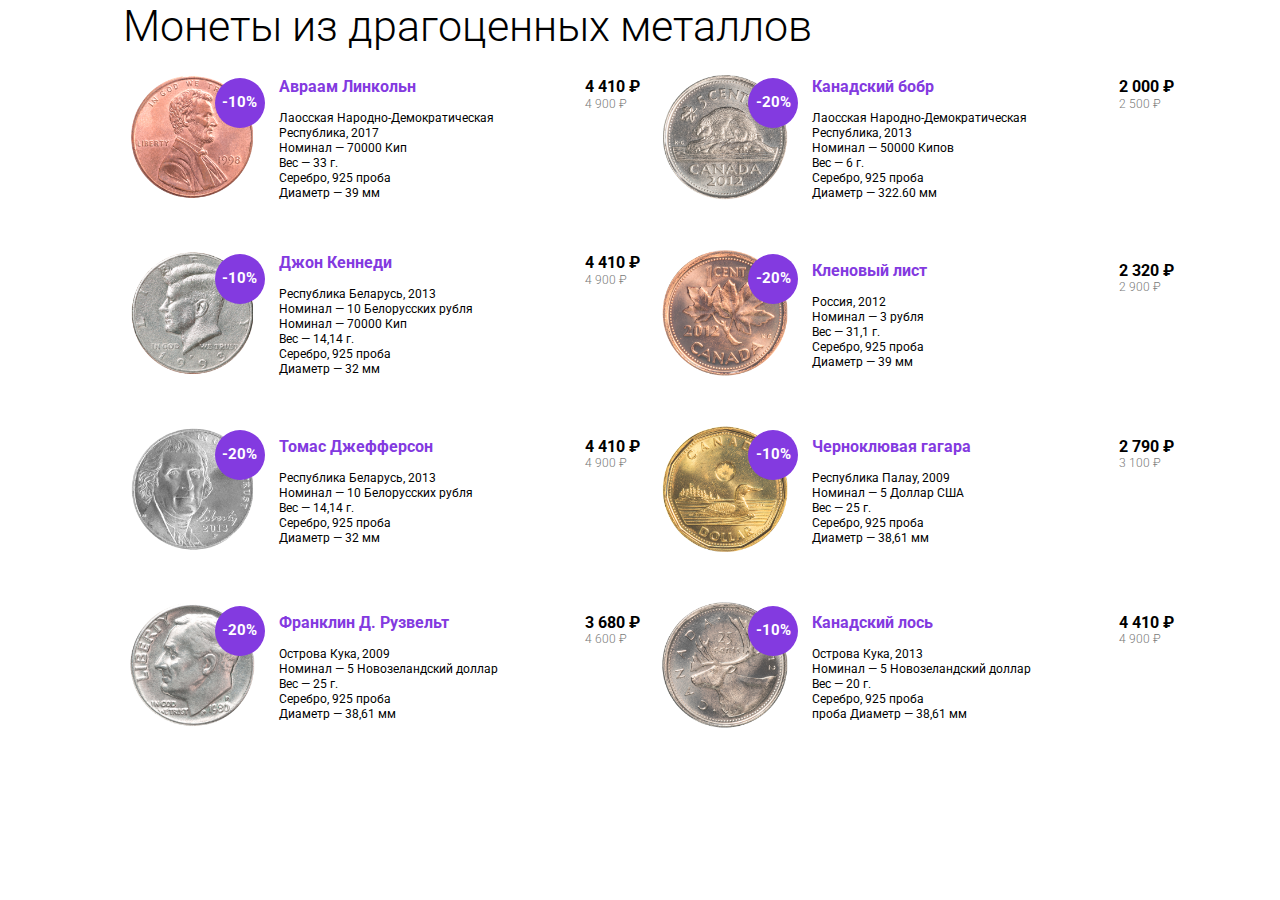
<file: index.html>
<!DOCTYPE html>
<html>
    <head>
        <title>Coins</title>
        <link rel="stylesheet" type="text/css" href="style.css">
        <link href="https://fonts.googleapis.com/css?family=Roboto&display=swap" rel="stylesheet"> 
    </head>
    <body>
        <div class="container">
            <div class="header">
                <h1> Монеты из драгоценных металлов</h1>
            </div>
            <div class="main-container">
               <div class=" box">
                   <div class="img-coin" >
                       <img src="image/Linkol.png" alt="Linkol-coin"/>
                       <div class="ellipse"><p>-10%</p></div>
                   </div>
                   <div class="info-coin-main-box">
                        <div class="info-coin">
                            <a href="linkol.html">Авраам Линкольн</a>
                            <p>Лаосская Народно-Демократическая</p>
                            <p>Республика, 2017</p>
                            <p>Номинал — 70000 Кип</p>
                            <p>Вес — 33 г.</p>
                            <p>Серебро, 925 проба</p>
                            <p>Диаметр — 39 мм</p>
                       
                        </div>
                    <div class="cost-coin">
                            <p> 4 410 ₽</p>
                            <p>4 900 ₽ </p>
                        </div>
                   </div>
               </div>
 
               <div class=" box">
                    <div class="img-coin" >
                        <img src="image/Bobr.png" alt="Bobr-coin"/>
                        <div class="ellipse"><p>-20%</p></div>
                     </div>
                    <div class="info-coin-main-box">
                        <div class="info-coin">
                            <a href="bobr.html">Канадский бобр</a>
                            <p>Лаосская Народно-Демократическая</p>
                            <p>Республика, 2013</p>
                            <p>Номинал — 50000 Кипов</p>
                            <p>Вес — 6 г.</p>
                            <p>Серебро, 925 проба</p>
                            <p>Диаметр — 322.60 мм</p>
                        </div>
                        <div class="cost-coin">
                            <p>  2 000 ₽</p>
                            <p>2 500 ₽ </p>
                        </div>
                    </div>         
               </div>


               <div class=" box">
                    <div class="img-coin" >
                        <img src="image/Kennedi.png" alt="Kennedi-coin"/>
                        <div class="ellipse"><p>-10%</p></div>
                    </div>
                    <div class="info-coin-main-box">
                        <div class="info-coin">
                            <a href="kennedi.html">Джон Кеннеди</a>
                            <p>Республика Беларусь, 2013</p>
                            <p>Номинал — 10 Белорусских рубля</p>
                            <p>Номинал — 70000 Кип</p>
                            <p>Вес — 14,14 г.</p>
                            <p>Серебро, 925 проба</p>
                            <p>Диаметр — 32 мм </p>
                        </div>
                        <div class="cost-coin">
                            <p> 4 410 ₽</p>
                            <p>4 900 ₽ </p>
                        </div>
                    </div>
                
                </div>

                <div class="box">
                    <div class="img-coin" >
                        <img src="image/Klen.png" alt="Klen-coin"/>
                        <div class="ellipse"><p>-20%</p></div>
                    </div>
                    <div class="info-coin-main-box">
                        <div class="info-coin">
                            <a href="klen.html">Кленовый лист</a>
                            <p>Россия, 2012</p>
                            <p>Номинал — 3 рубля</p>
                            <p>Вес — 31,1 г.</p>
                            <p>Серебро, 925 проба</p>
                            <p>Диаметр — 39 мм</p>
                        </div>
                        <div class="cost-coin">
                            <p>  2 320 ₽</p>
                            <p>2 900 ₽ </p>
                        </div>
                    </div>    
                </div>

                <div class=" box">
                    <div class="img-coin" >
                        <img src="image/Jefferson.png" alt="Jefferson-coin"/>
                        <div class="ellipse"><p>-20%</p></div>
                    </div>
                    <div class="info-coin-main-box">
                        <div class="info-coin">
                            <a href="jefferson.html"> Томас Джефферсон</a>
                            <p>Республика Беларусь, 2013</p>
                            <p>Номинал — 10 Белорусских рубля</p>
                            <p>Вес — 14,14 г.</p>
                            <p>Серебро, 925 проба</p>
                            <p>Диаметр — 32 мм</p> 
                         </div>
                        <div class="cost-coin">
                            <p> 4 410 ₽</p>
                            <p>4 900 ₽ </p>
                        </div>
                    </div>  
                </div>

                <div class="box">
                    <div class="img-coin" >
                        <img src="image/Gagara.png" alt="linkol-coin"/>
                        <div class="ellipse"><p>-10%</p></div>
                    </div>
                    <div class="info-coin-main-box">
                        <div class="info-coin">
                            <a href="gagara.html">Черноклювая гагара</a>
                            <p>Республика Палау, 2009</p>
                            <p>Номинал — 5 Доллар США</p>
                            <p>Вес — 25 г.</p>
                            <p>Серебро, 925 проба</p>
                            <p>Диаметр — 38,61 мм </p>
                            
                        </div>
                        <div class="cost-coin">
                            <p> 2 790 ₽</p>
                            <p>3 100 ₽ </p>
                        </div>
                    </div>
                 </div>

                <div class=" box">
                    <div class="img-coin" >
                        <img src="image/Ruzvelt.png" alt="Ruzvelt-coin"/>
                        <div class="ellipse"><p>-20%</p></div>
                    </div>
                    <div class="info-coin-main-box">
                        <div class="info-coin">
                            <a href="ruzvelt.html">Франклин Д. Рузвельт</a>
                            <p>Острова Кука, 2009</p>
                            <p>Номинал — 5 Новозеландский доллар</p>
                            <p>Вес — 25 г.</p>
                            <p>Серебро, 925 проба</p>
                            <p>Диаметр — 38,61 мм</p>     
                        </div>
                        <div class="cost-coin">
                            <p> 3 680 ₽</p>
                            <p>4 600 ₽ </p>
                        </div>
                    </div>
                </div>

                <div class="box">
                    <div class="img-coin" >
                        <img src="image/Los.png" alt="Los-coin"/>
                        <div class="ellipse"><p>-10%</p></div>
                    </div>
                    <div class="info-coin-main-box">
                        <div class="info-coin">
                            <a href="los.html">Канадский лось</a>
                            <p>Острова Кука, 2013</p>
                            <p>Номинал — 5 Новозеландский доллар </p>
                            <p>Вес — 20 г.</p>
                            <p>Серебро, 925 проба</p>
                            <p>проба Диаметр — 38,61 мм</p>    
                        </div>
                        <div class="cost-coin">
                            <p> 4 410 ₽</p>
                            <p>4 900 ₽ </p>
                        </div>
                    </div>
                </div>
            </div>
        </div>
    </body>
</html>
</file>
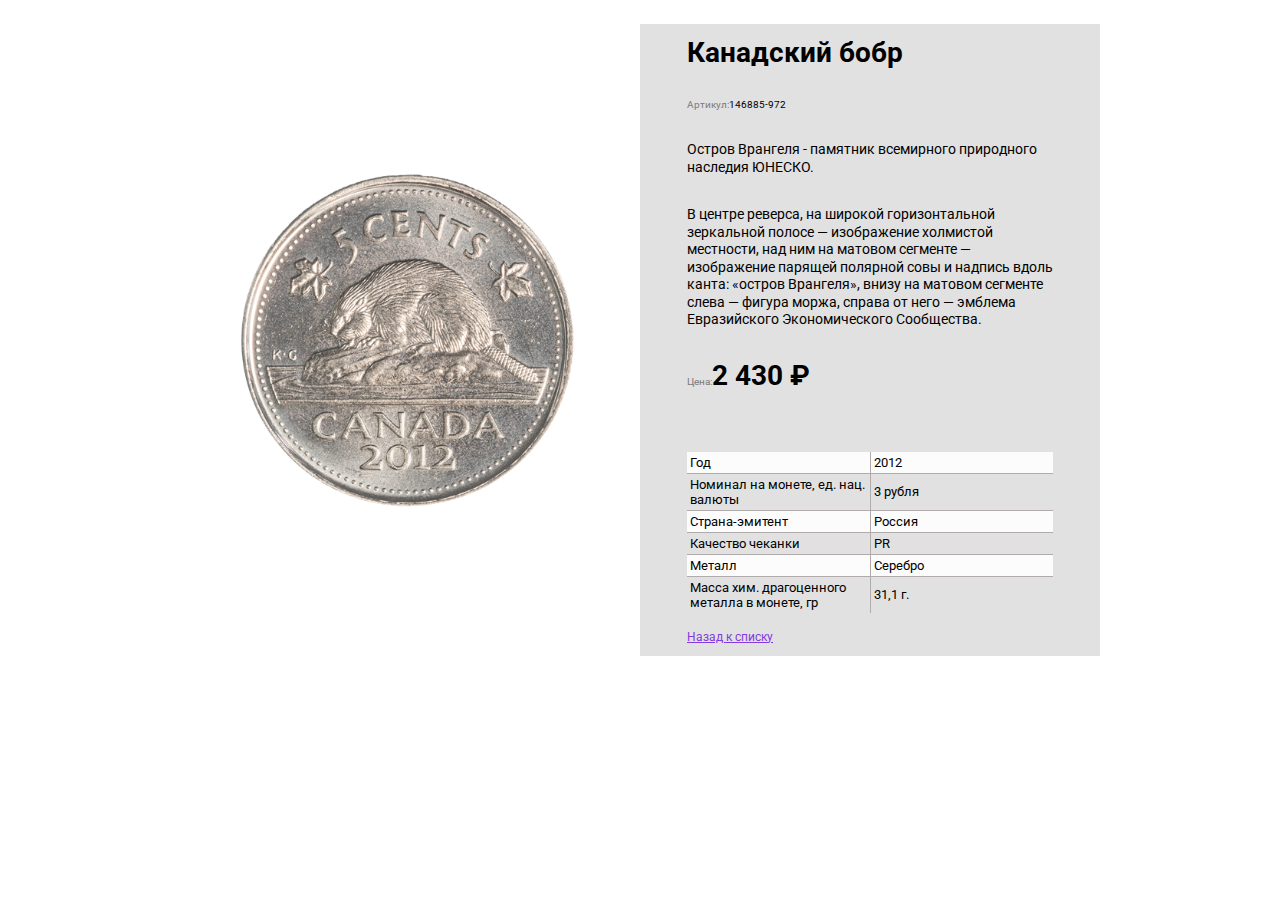
<file: bobr.html>
<!DOCTYPE html>
<html>
    <head>
        <title>Coins</title>
        <link rel="stylesheet" type="text/css" href="style.css">
        <link href="https://fonts.googleapis.com/css?family=Roboto&display=swap" rel="stylesheet"> 
    </head>
    <body>
        <div class="container-page2">
            <div class="box-coin box-size">
                <div class="box-image">
                    <img src="image/Bobr.png" alt="coin-avers"/>
                    <img src="image-revers/bobr.png" alt="coin-revers" class="rever-image"/>
                </div>
            </div>
            <div class="box-info box-size">
                <div class="text-info">
                    <h1 class="text-bottom">Канадский бобр</h1>
                    <p class="text-view text-bottom">Артикул:<span class="size">146885-972</span></p>
                    <p class="text-bottom size-text">Остров Врангеля - памятник всемирного природного наследия ЮНЕСКО.</p>
                    <p class="text-bottom size-text">В центре реверса, на широкой горизонтальной зеркальной полосе — изображение холмистой местности, над ним на матовом сегменте — изображение парящей полярной совы и надпись вдоль канта: «остров Врангеля», внизу на матовом сегменте слева — фигура моржа, справа от него — эмблема Евразийского Экономического Сообщества.</p>
                    <p class="text-view text-bottom">Цена:<span class="text-inline text-bottom size-money">2 430  ₽</span></p>
                    
                    <table class="table-text">
                        <tr>
                            <td>Год</td>
                            <td>2012</td>
                        </tr>
                        <tr> 
                            <td>Номинал на монете, ед. нац.<br> валюты</td>
                            <td> 3 рубля</td>   
                        </tr>
                        <tr>
                            <td>Страна-эмитент</td>
                            <td> Россия</td>   
                        </tr>
                        <tr>
                            <td>Качество чеканки</td>
                            <td>PR</td>
                        </tr>
                        <tr> 
                            <td>Металл</td>
                            <td>Серебро </td>
                        </tr>
                        <tr>
                            <td>Масса хим. драгоценного металла в монете, гр</td>
                            <td>31,1 г. </td>  
                        </tr>
                    </table>
                    <a href="index.html">Назад к списку</a>
                </div>  
            </div>
        </div>
    </body>
</html>
</file>
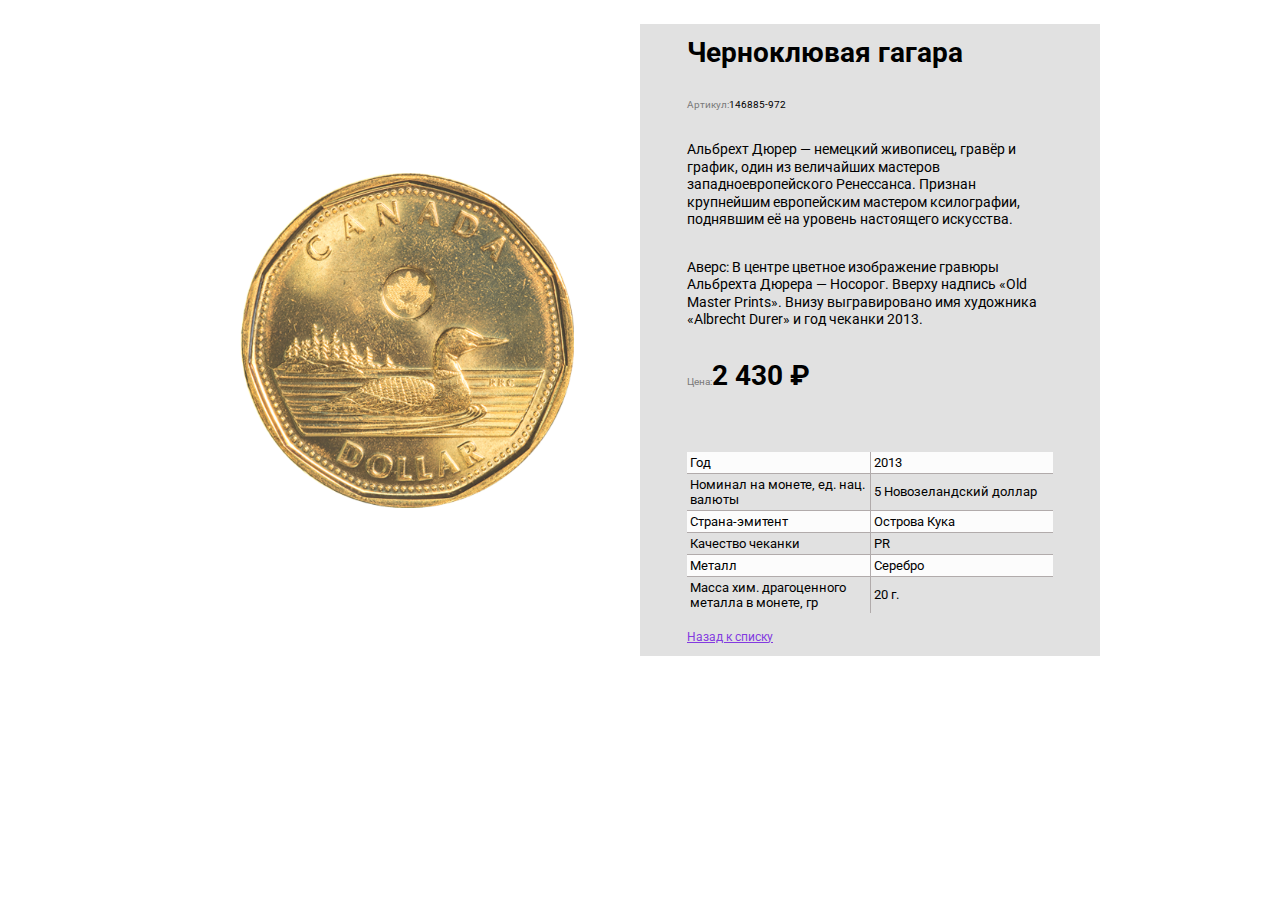
<file: gagara.html>
<!DOCTYPE html>
<html>
    <head>
        <title>Coins</title>
        <link rel="stylesheet" type="text/css" href="style.css">
        <link href="https://fonts.googleapis.com/css?family=Roboto&display=swap" rel="stylesheet"> 
    </head>
    <body>
        <div class="container-page2">
            <div class="box-coin box-size">
                <div class="box-image">
                    <img src="image/Gagara.png" alt="coin-avers"/>
                    <img src="image-revers/gagara.png" alt="coin-revers" class="rever-image"/>
                </div>
            </div>
            <div class="box-info box-size">
                <div class="text-info">
                    <h1 class="text-bottom">Черноклювая гагара</h1>
                    <p class="text-view text-bottom">Артикул:<span class="size">146885-972</span></p>
                    <p class="text-bottom size-text">Альбрехт Дюрер — немецкий живописец, гравёр и график, один из величайших мастеров западноевропейского Ренессанса. Признан крупнейшим европейским мастером ксилографии, поднявшим её на уровень настоящего искусства.</p>
                    <p class="text-bottom size-text">Аверс: В центре цветное изображение гравюры Альбрехта Дюрера — Носорог. Вверху надпись «Old Master Prints». Внизу выгравировано имя художника «Albrecht Durer» и год чеканки 2013.</p>
                    <p class="text-view text-bottom">Цена:<span class="text-inline text-bottom size-money">2 430  ₽</span></p>
                    
                    <table class="table-text">
                        <tr>
                            <td>Год</td>
                            <td>2013</td>   
                        </tr>
                        <tr> 
                            <td>Номинал на монете, ед. нац.<br> валюты</td>
                            <td>5 Новозеландский доллар</td>
                        </tr>
                        <tr>
                            <td>Страна-эмитент</td>
                            <td> Острова Кука</td>  
                        </tr>
                        <tr>
                            <td>Качество чеканки</td>
                            <td>PR</td>
                        </tr>
                        <tr> 
                            <td>Металл</td>
                            <td>Серебро </td>
                        </tr>
                        <tr>
                            <td>Масса хим. драгоценного металла в монете, гр</td>
                            <td>20 г.</td>
                        </tr>
                    </table>
                    <a href="index.html">Назад к списку</a>
                </div> 
            </div>
        </div>
    </body>
</html>
</file>
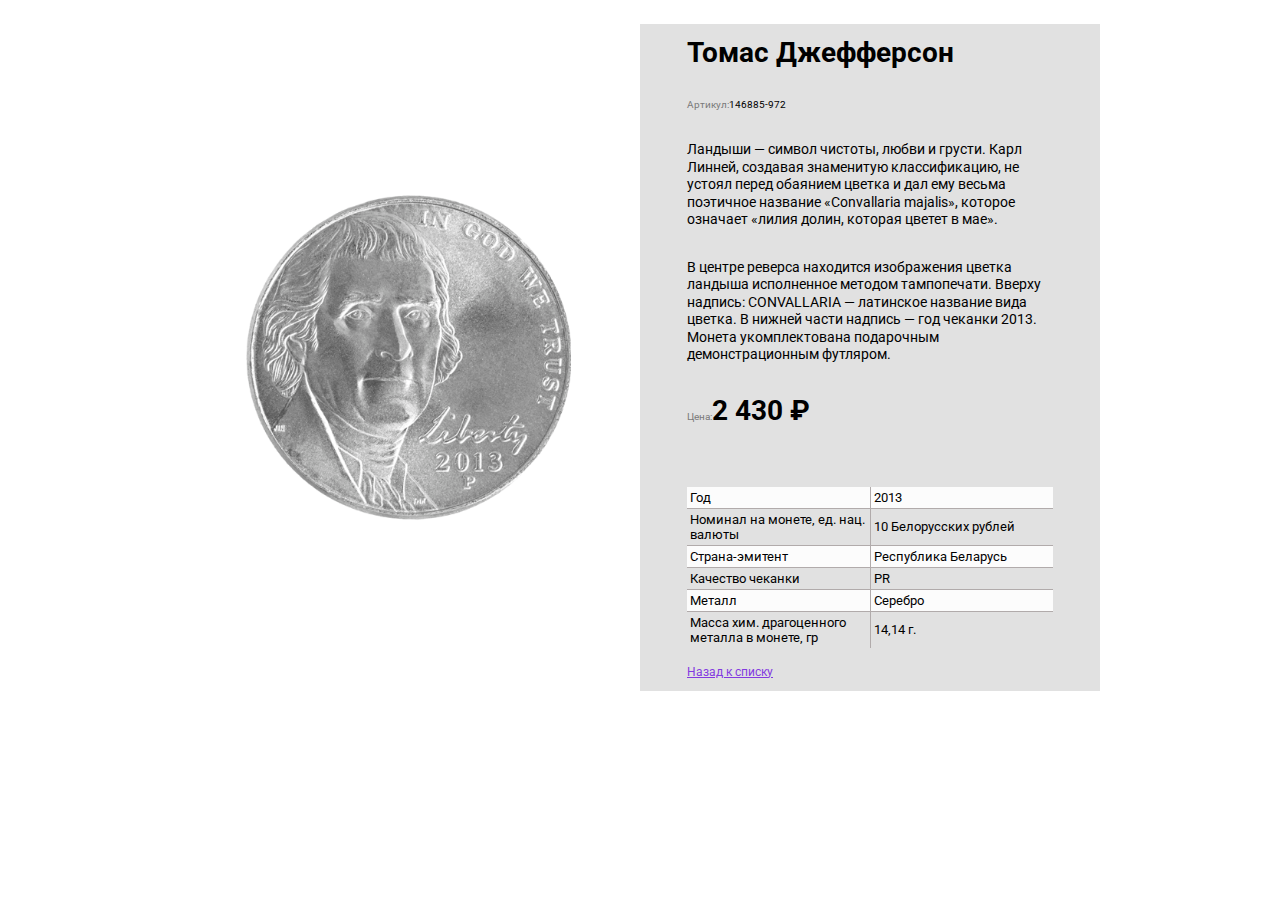
<file: jefferson.html>
<!DOCTYPE html>
<html>
    <head>
        <title>Coins</title>
        <link rel="stylesheet" type="text/css" href="style.css">
        <link href="https://fonts.googleapis.com/css?family=Roboto&display=swap" rel="stylesheet"> 
    </head>
    <body>
        <div class="container-page2">
            <div class="box-coin box-size">
                <div class="box-image">
                    <img src="image/Jefferson.png" alt="coin-avers"/>
                    <img src="image-revers/jefferson.png" alt="coin-revers" class="rever-image"/>
                </div>
            </div>
            <div class="box-info box-size">
                <div class="text-info">
                    <h1 class="text-bottom">Томас Джефферсон</h1>
                    <p class="text-view text-bottom">Артикул:<span class="size">146885-972</span></p>
                    <p class="text-bottom size-text">Ландыши — символ чистоты, любви и грусти. Карл Линней, создавая знаменитую классификацию, не устоял перед обаянием цветка и дал ему весьма поэтичное название «Convallaria majalis», которое означает «лилия долин, которая цветет в мае».</p>
                    <p class="text-bottom size-text">В центре реверса находится изображения цветка ландыша исполненное методом тампопечати. Вверху надпись: CONVALLARIA — латинское название вида цветка. В нижней части надпись — год чеканки 2013. Монета укомплектована подарочным демонстрационным футляром.</p>
                    <p class="text-view text-bottom">Цена:<span class="text-inline text-bottom size-money">2 430  ₽</span></p>
                    
                    <table class="table-text">
                        <tr>
                            <td>Год</td>
                            <td>2013
                            </td>
                        </tr>
                        <tr> 
                            <td>Номинал на монете, ед. нац.<br> валюты</td>
                            <td> 10 Белорусских рублей</td>
                        </tr>
                        <tr>
                            <td>Страна-эмитент</td>
                            <td> Республика Беларусь</td>
                        </tr>
                        <tr>
                            <td>Качество чеканки</td>
                            <td>PR</td>
                        </tr>
                        <tr> 
                            <td>Металл</td>
                            <td>Серебро </td>
                        </tr>
                        <tr>
                            <td>Масса хим. драгоценного металла в монете, гр</td>
                            <td>14,14 г.</td>
                        </tr>
                    </table>
                    <a href="index.html">Назад к списку</a>
                </div> 
            </div>
        </div>
    </body>
</html>
</file>
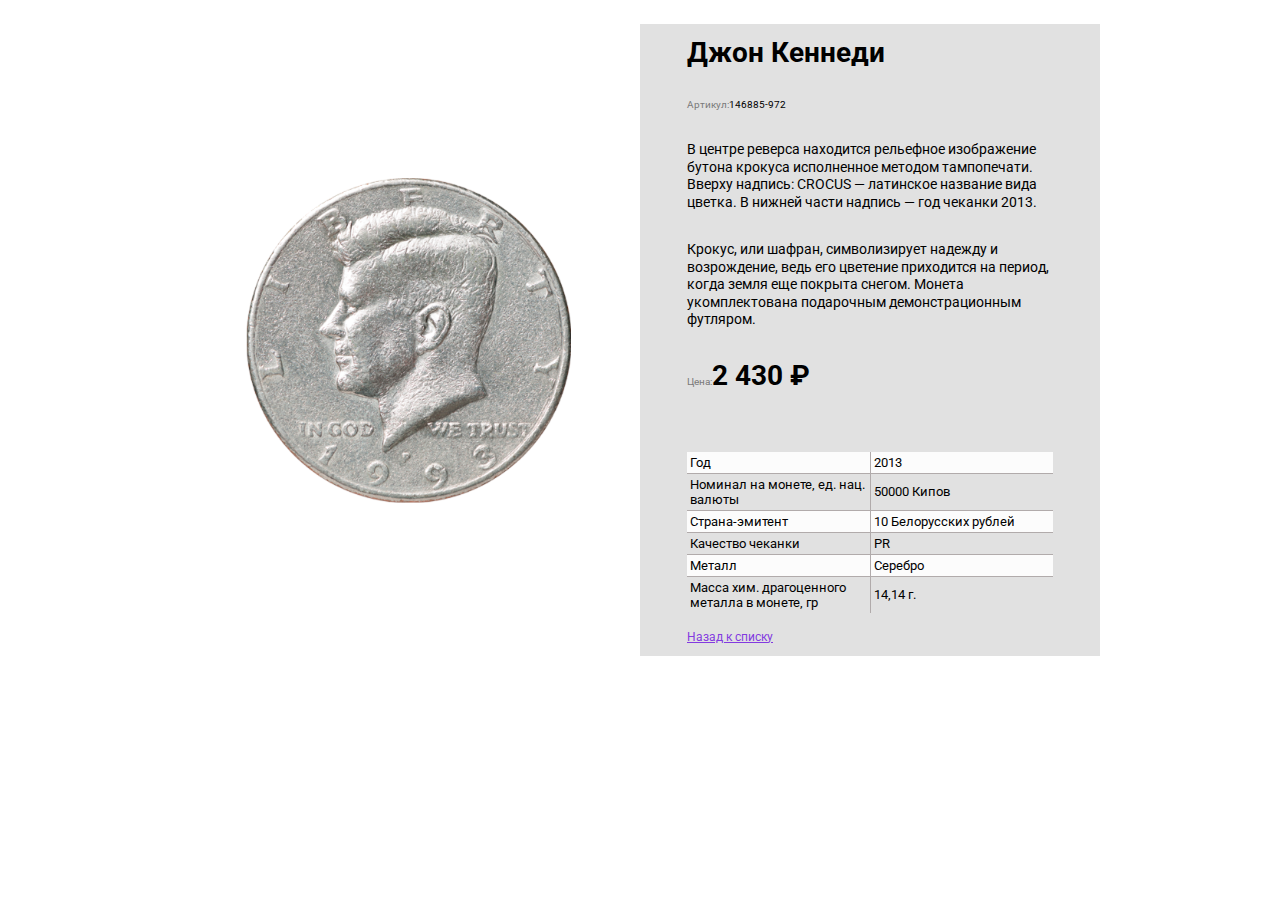
<file: kennedi.html>
<!DOCTYPE html>
<html>
    <head>
        <title>Coins</title>
        <link rel="stylesheet" type="text/css" href="style.css">
        <link href="https://fonts.googleapis.com/css?family=Roboto&display=swap" rel="stylesheet"> 
    </head>
    <body>
        <div class="container-page2">
            <div class="box-coin box-size">
                <div class="box-image">
                    <img src="image/Kennedi.png" alt="coin-avers"/>
                    <img src="image-revers/kennedi.png" alt="coin-revers" class="rever-image"/>
                </div>
            </div>
            <div class="box-info box-size">
                <div class="text-info">
                    <h1 class="text-bottom">Джон Кеннеди</h1>
                    <p class="text-view text-bottom ">Артикул:<span class="size">146885-972</span></p>
                    <p class="text-bottom size-text">В центре реверса находится рельефное изображение бутона крокуса исполненное методом тампопечати. Вверху надпись: CROCUS — латинское название вида цветка. В нижней части надпись — год чеканки 2013.</p>
                    <p class="text-bottom size-text">Крокус, или шафран, символизирует надежду и возрождение, ведь его цветение приходится на период, когда земля еще покрыта снегом. Монета укомплектована подарочным демонстрационным футляром.</p>
                    <p class="text-view text-bottom">Цена:<span class="text-inline text-bottom size-money">2 430  ₽</span></p>
                    
                    <table class="table-text">
                        <tr>
                            <td>Год</td>
                            <td>2013</td>
                        </tr>
                        <tr> 
                            <td>Номинал на монете, ед. нац.<br> валюты</td>
                            <td> 50000 Кипов</td>
                        </tr>
                        <tr>
                            <td>Страна-эмитент</td>
                            <td> 10 Белорусских рублей</td>
                        </tr>
                        <tr>
                            <td>Качество чеканки</td>
                            <td>PR</td>
                        </tr>
                        <tr > 
                            <td>Металл</td>
                            <td>Серебро </td>
                        </tr>
                        <tr>
                            <td>Масса хим. драгоценного металла в монете, гр</td>
                            <td>14,14 г.</td>
                        </tr>
                    </table>
                    <a href="index.html">Назад к списку</a>
                </div>
            </div>
        </div>
    </body>
</html>
</file>
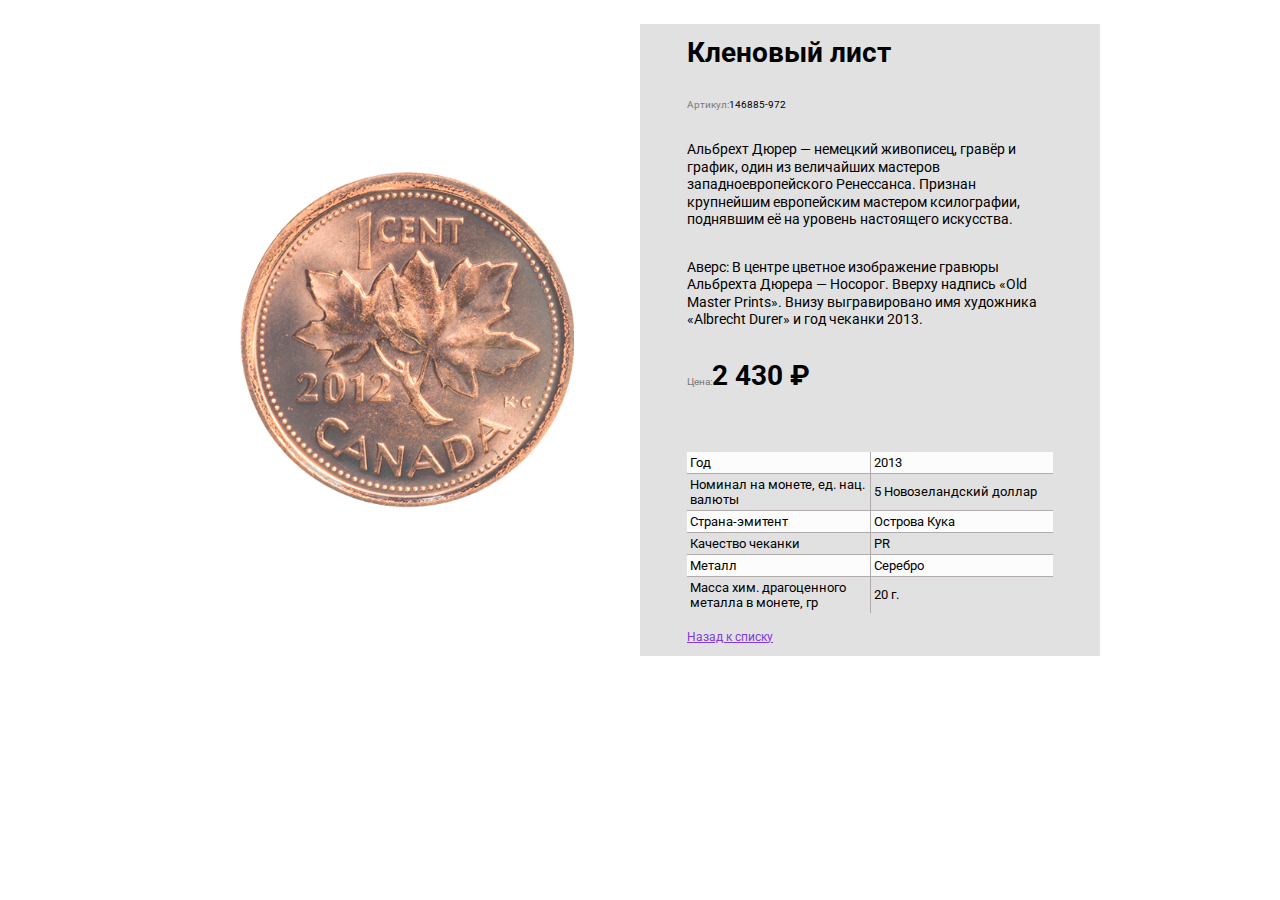
<file: klen.html>
<!DOCTYPE html>
<html>
    <head>
        <title>Coins</title>
        <link rel="stylesheet" type="text/css" href="style.css">
        <link href="https://fonts.googleapis.com/css?family=Roboto&display=swap" rel="stylesheet"> 
    </head>
    <body>
        <div class="container-page2">
            <div class="box-coin box-size">
                <div class="box-image">
                    <img src="image/Klen.png" alt="coin-avers"/>
                    <img src="image-revers/klen.png" alt="coin-revers" class="rever-image"/>
                </div>
            </div>
            <div class="box-info box-size">
                <div class="text-info">
                    <h1 class="text-bottom">Кленовый лист</h1>
                    <p class="text-view text-bottom">Артикул:<span class="size">146885-972</span></p>
                    <p class="text-bottom size-text">Альбрехт Дюрер — немецкий живописец, гравёр и график, один из величайших мастеров западноевропейского Ренессанса. Признан крупнейшим европейским мастером ксилографии, поднявшим её на уровень настоящего искусства.</p>
                    <p class="text-bottom size-text">Аверс: В центре цветное изображение гравюры Альбрехта Дюрера — Носорог. Вверху надпись «Old Master Prints». Внизу выгравировано имя художника «Albrecht Durer» и год чеканки 2013. </p>
                    <p class="text-view text-bottom">Цена:<span class="text-inline text-bottom size-money">2 430  ₽</span></p>
                    
                    <table class="table-text">
                        <tr>
                            <td>Год</td>
                            <td>2013</td>  
                        </tr>
                        <tr> 
                            <td>Номинал на монете, ед. нац.<br> валюты</td>
                            <td>5 Новозеландский доллар</td> 
                        </tr>
                        <tr>
                            <td>Страна-эмитент</td>
                            <td> Острова Кука</td>
                        </tr>
                        <tr>
                            <td>Качество чеканки</td>
                            <td>PR</td>
                        </tr>
                        <tr> 
                            <td>Металл</td>
                            <td>Серебро </td>
                        </tr>
                        <tr>
                            <td>Масса хим. драгоценного металла в монете, гр</td>
                            <td>20 г.
                            </td>
                        </tr>
                    </table>
                    <a href="index.html">Назад к списку</a>
                </div>
            </div>
        </div>
    </body>
</html>
</file>
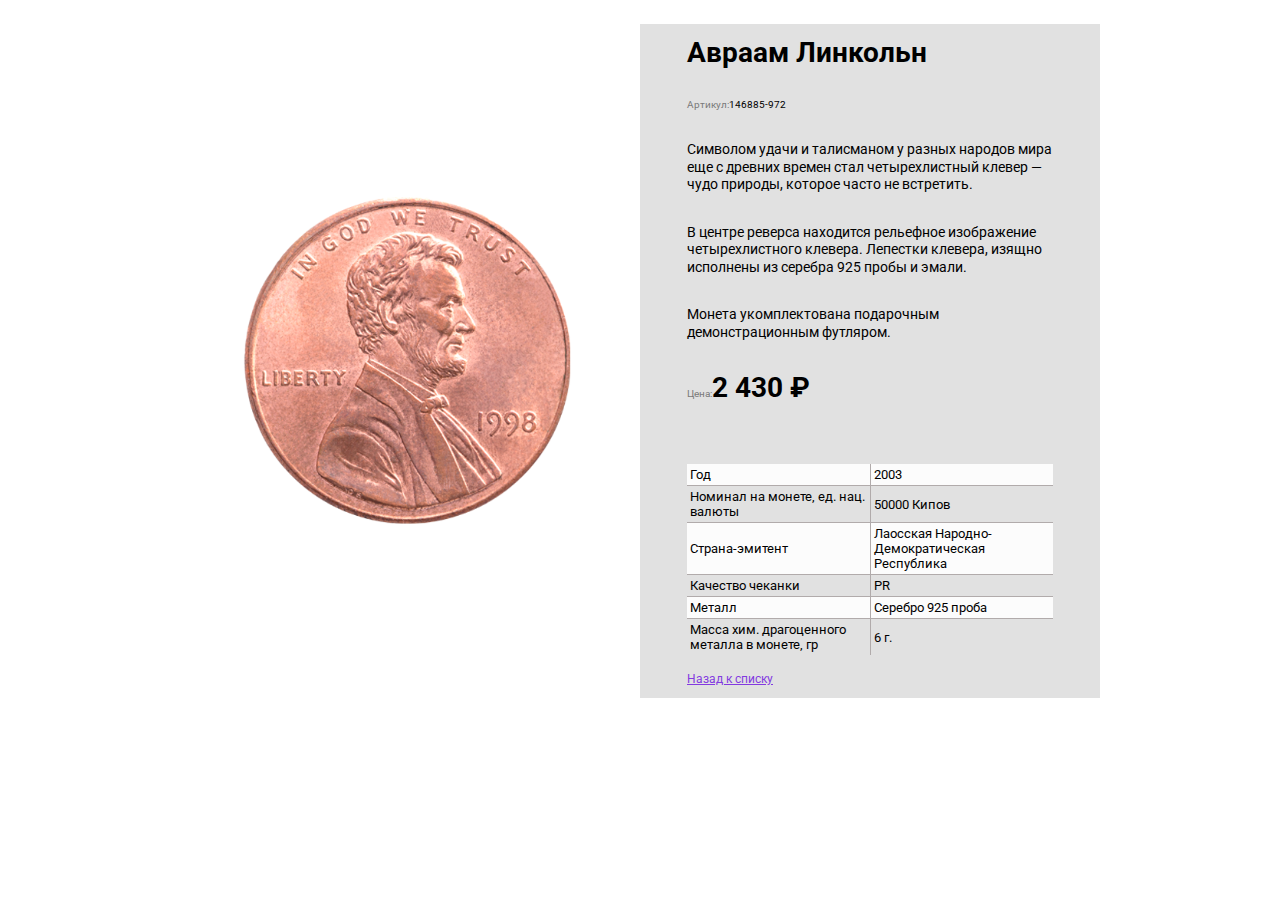
<file: linkol.html>
<!DOCTYPE html>

<!--  -->
<html>
    <head>
        <title>Coins</title>
        <link rel="stylesheet" type="text/css" href="style.css">
        <link href="https://fonts.googleapis.com/css?family=Roboto&display=swap" rel="stylesheet"> 
    </head>
    <body>
        <div class="container-page2">
            <div class="box-coin box-size">
                <div class="box-image">
                    <img src="image/Linkol.png" alt="coin-avers"/>
                    <img src="image-revers/linkol.png" alt="coin-revers" class="rever-image"/>
                </div>   
            </div>
            <div class="box-info box-size">
                <div class="text-info">
                    <h1 class="text-bottom">Авраам Линкольн</h1>
                    <p class="text-view text-bottom">Артикул:<span class="size">146885-972</span></p>
                    <p class="text-bottom size-text">Символом удачи и талисманом у разных народов мира еще с древних времен стал четырехлистный клевер — чудо природы, которое часто не встретить.</p>
                    <p class="text-bottom size-text">В центре реверса находится рельефное изображение четырехлистного клевера. Лепестки клевера, изящно исполнены из серебра 925 пробы и эмали.</p>
                    <p class="text-bottom size-text">Монета укомплектована подарочным демонстрационным футляром.</p>
                    <p class="text-view text-bottom">Цена:<span class="text-inline text-bottom size-money">2 430  ₽</span></p>
                    
                    <table class="table-text">
                        <tr>
                            <td>Год</td>
                            <td>2003</td>
                        </tr>
                        <tr> 
                            <td>Номинал на монете, ед. нац.<br> валюты</td>
                            <td> 50000 Кипов</td>
                        </tr>
                        <tr>
                            <td>Страна-эмитент</td>
                            <td> Лаосская Народно-Демократическая Республика</td>
                        </tr>
                        <tr>
                            <td>Качество чеканки</td>
                            <td>PR</td>
                        </tr>
                        <tr> 
                            <td>Металл</td>
                            <td>Серебро 925 проба</td>
                        </tr>
                        <tr">
                            <td>Масса хим. драгоценного металла в монете, гр</td>
                            <td>6 г.</td>
                        </tr>
                    </table>
                    
                    <a href="index.html">Назад к списку</a> 
                </div>      
            </div>
        </div>
    </body>
</html>
</file>
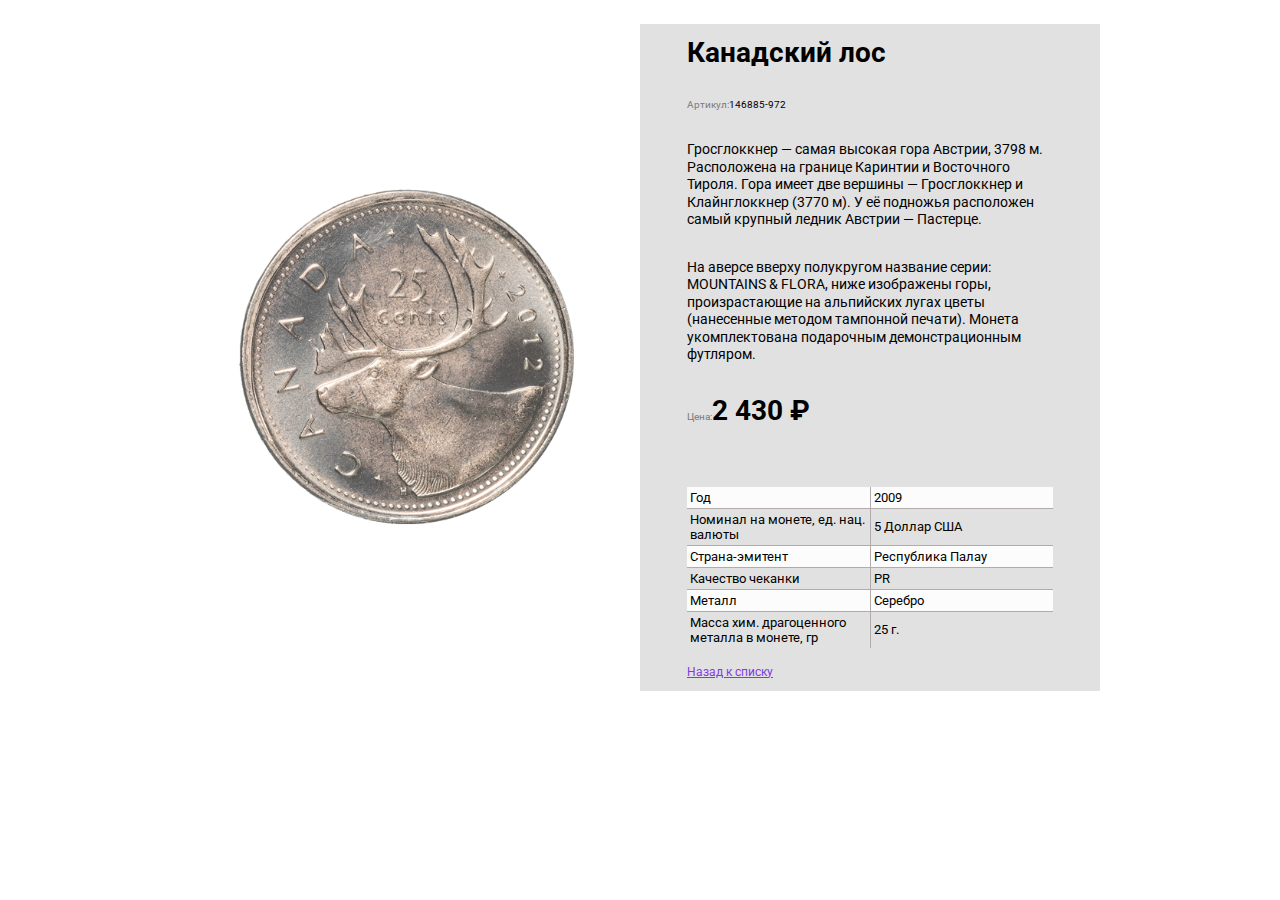
<file: los.html>
<!DOCTYPE html>
<html>
    <head>
        <title>Coins</title>
        <link rel="stylesheet" type="text/css" href="style.css">
        <link href="https://fonts.googleapis.com/css?family=Roboto&display=swap" rel="stylesheet"> 
    </head>
    <body>
        <div class="container-page2">
            <div class="box-coin box-size">
                <div class="box-image">
                    <img src="image/Los.png" alt="coin-avers"/>
                    <img src="image-revers/los.png" alt="coin-revers" class="rever-image"/>
                </div>
            </div>
            <div class="box-info box-size">
                <div class="text-info">
                    <h1 class="text-bottom">Канадский лос</h1>
                    <p class="text-view text-bottom">Артикул:<span class="size">146885-972</span></p>
                    <p class="text-bottom size-text">Гросглоккнер — самая высокая гора Австрии, 3798 м. Расположена на границе Каринтии и Восточного Тироля. Гора имеет две вершины — Гросглоккнер и Клайнглоккнер (3770 м). У её подножья расположен самый крупный ледник Австрии — Пастерце.</p>
                    <p class="text-bottom size-text">На аверсе вверху полукругом название серии: MOUNTAINS & FLORA, ниже изображены горы, произрастающие на альпийских лугах цветы (нанесенные методом тампонной печати). Монета укомплектована подарочным демонстрационным футляром.</p>
                    <p class="text-view text-bottom">Цена:<span class="text-inline text-bottom size-money">2 430  ₽</span></p>
                   
                    <table class="table-text">
                        <tr>
                            <td>Год</td>
                            <td>2009</td>   
                        </tr>
                        <tr> 
                            <td>Номинал на монете, ед. нац.<br> валюты</td>
                            <td> 5 Доллар США </td>  
                        </tr>
                        <tr>
                            <td>Страна-эмитент</td>
                            <td> Республика Палау</td>   
                        </tr>
                        <tr>
                            <td>Качество чеканки</td>
                            <td>PR</td>
                        </tr>
                        <tr> 
                            <td>Металл</td>
                            <td>Серебро </td>
                        </tr>
                        <tr>
                            <td>Масса хим. драгоценного металла в монете, гр</td>
                            <td>25 г.</td>  
                        </tr>
                    </table>
                    <a href="index.html">Назад к списку</a>
                </div> 
            </div>
        </div>
    </body>
</html>
</file>
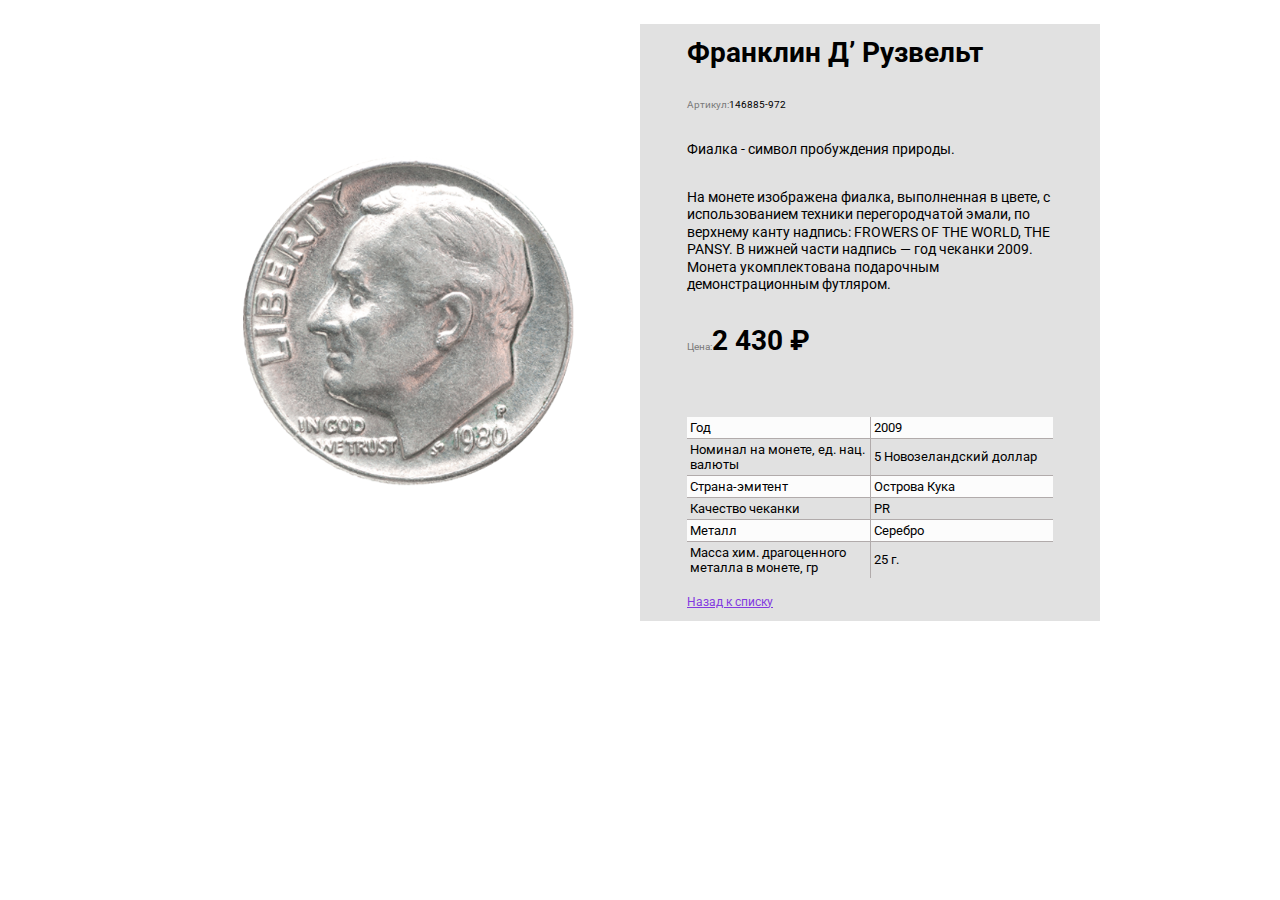
<file: ruzvelt.html>
<!DOCTYPE html>
<html>
    <head>
        <title>Coins</title>
        <link rel="stylesheet" type="text/css" href="style.css">
        <link href="https://fonts.googleapis.com/css?family=Roboto&display=swap" rel="stylesheet"> 
    </head>
    <body>
        <div class="container-page2">
            <div class="box-coin box-size">
                <div class="box-image">
                    <img src="image/Ruzvelt.png" alt="coin-avers"/>
                    <img src="image-revers/ruzvelt.png" alt="coin-revers" class="rever-image"/>
                </div>
            </div>
            <div class="box-info box-size">
                <div class="text-info">
                    <h1 class="text-bottom">Франклин Д’ Рузвельт</h1>
                    <p class="text-view text-bottom">Артикул:<span class="size">146885-972</span></p>
                    <p class="text-bottom size-text">Фиалка - символ пробуждения природы.</p>
                    <p class="text-bottom size-text">На монете изображена фиалка, выполненная в цвете, c использованием техники перегородчатой эмали, по верхнему канту надпись: FROWERS OF THE WORLD, THE PANSY. В нижней части надпись — год чеканки 2009. Монета укомплектована подарочным демонстрационным футляром.</p>
                    <p class="text-view text-bottom">Цена:<span class="text-inline text-bottom size-money">2 430  ₽</span></p>

                    <table class="table-text">
                        <tr>
                            <td>Год</td>
                            <td>2009
                            </td>
                        </tr>
                        <tr> 
                            <td>Номинал на монете, ед. нац.<br> валюты</td>
                            <td> 5 Новозеландский доллар</td>
                        </tr>
                        <tr>
                            <td>Страна-эмитент</td>
                            <td> Острова Кука</td>
                        </tr>
                        <tr>
                            <td>Качество чеканки</td>
                            <td>PR</td>
                        </tr>
                        <tr> 
                            <td>Металл</td>
                            <td>Серебро </td>
                        </tr>
                        <tr>
                            <td>Масса хим. драгоценного металла в монете, гр</td>
                            <td>25 г.</td>
                        </tr>
                    </table>
                    <a href="index.html">Назад к списку</a>
                </div>
            </div>
        </div>
    </body>
</html>
</file>
<file: style.css>
*{
    box-sizing: border-box;
    margin: 0px;
    padding: 0px;
}
body{
    font-family: Roboto;
}

.container {
    position: relative;
    max-width: 1069px;
    border: 1px solid #FFFFFF;
    box-sizing: border-box;
    margin: 0 auto;
}

.header {
    margin: 0 auto;
}

.header h1 {
    font-family: Roboto;
    font-style: normal;
    font-weight: 300;
    font-size: 43px;
    line-height: 50px;
    color: #000000;
    margin-left: 16px;
}

.main-container {
    display: flex;
    flex-wrap: wrap;
}

.box {
    width: 50%;
    min-width: 400px;
    display: flex;
    align-items: center;
}

.img-coin {
    position: relative;
}

.img-coin img {
    width: 172px;
    height: 172px;
} 

.ellipse {
    background: #833AE0;
    display: inline-block;
    position: absolute;
    width: 50px;
    height: 50px;
    border-radius: 50%;
    left: 63%;
    right: 0%;
    top: 27px;
}

.ellipse p {
    font-family: Roboto;
    font-style: normal;
    font-weight: bold;
    font-size: 15px;
    line-height: 18px;
    text-align: center;
    color: #FFFFFF;
    padding-top: 15px;
}

.info-coin-main-box {
    display: flex;
    justify-content: space-between;
    width: 100%;
}

.info-coin a {
    text-decoration: none;
    font-family: Roboto;
    font-style: normal;
    font-weight: bold;
    font-size: 16px;
    line-height: 19px;
    color: #833AE0;
    display: block;
    margin-bottom: 15px;
}

.info-coin p{
    font-size: 12px;
    line-height: 15px;
    font-style: normal;
}

.cost-coin {
    padding-left: 18px;
}

.cost-coin p:first-child {
    font-family: Roboto;
    font-style: normal;
    font-weight: bold;
    font-size: 16px;
    line-height: 123.4%;
    color: #000000;
}

.cost-coin p:last-child {
    font-family: Roboto;
    font-style: normal;
    font-weight: 300;
    font-size: 12px;
    line-height: 125.5%;
    color: #7A7A7A;
}
/* style dla informatsii coins */
.container-page2 {
    margin: 0 auto;
    margin-top: 24px;
    display: flex;
    background-color: yellow;
    max-width: 920px;
    min-width: 600px;
    background: rgba(196, 196, 196, 0.5);
}
.text-info {
    padding:12px 47px;
}

/* .text-info p{
    font-size: 12px;
} */
.box-size {
    width: 50%;
    display: flex;
    justify-content: center;

}

.box-coin {
    background-color: white;
}

.box-image {
    width: 100%;
    position: relative;
}

.box-image img{
    width: 100%;
    position: absolute;
    left: 0;
    top: 50%;
    transform: translateY(-50%);
}

.rever-image {
    display: none;
}

.box-image:hover .rever-image{
    display: block;
}

.box-info h1 {
    font-family: Roboto;
    font-style: normal;
    font-weight: bold;
    font-size: 28px;
    line-height: 33px;
    align-items: center;
    color: #000000;
}

.text-view {
    font-family: Roboto;
    font-style: normal;
    font-weight: normal;
    font-size: 10px;
    line-height: 12px;
    align-items: center;
    color: #7A7A7A;
}

.size-text {
    font-family: Roboto;
    font-style: normal;
    font-weight: normal;
    font-size: 14px;
    line-height: 125.5%;
    display: flex;
    align-items: center;
    color: #000000;
}

.size-money {
    font-family: Roboto;
    font-style: normal;
    font-weight: bold;
    font-size: 28px;
    line-height: 33px;
    display: flex;
    align-items: center;
    color: #000000;
}
.size {
    font-size: 10px;
    color: black;
}
.text-inline
{
    display: inline-block;
}

.text-info a {
    font-family: Roboto;
    font-size: 12px;
    color: #833AE0;
    display: block;
    margin-top: 17px;
}

.text-bottom {
    padding-bottom: 30px;
}

.table-text {
    font-family: Roboto;
    font-size: 13px;
    border-collapse: collapse;   
}
tr {
    border-bottom: 0.5px solid #b1abab;;
}

tr:last-child{
    border-bottom: none;
}
tr:nth-child(odd) {
    background: rgba(255, 255, 255, 0.9);
}

td {
    padding:3px;
    width: 50%;
}

table tr td:first-child {
    border-right: 0.5px solid #b1abab;
}
</file>
